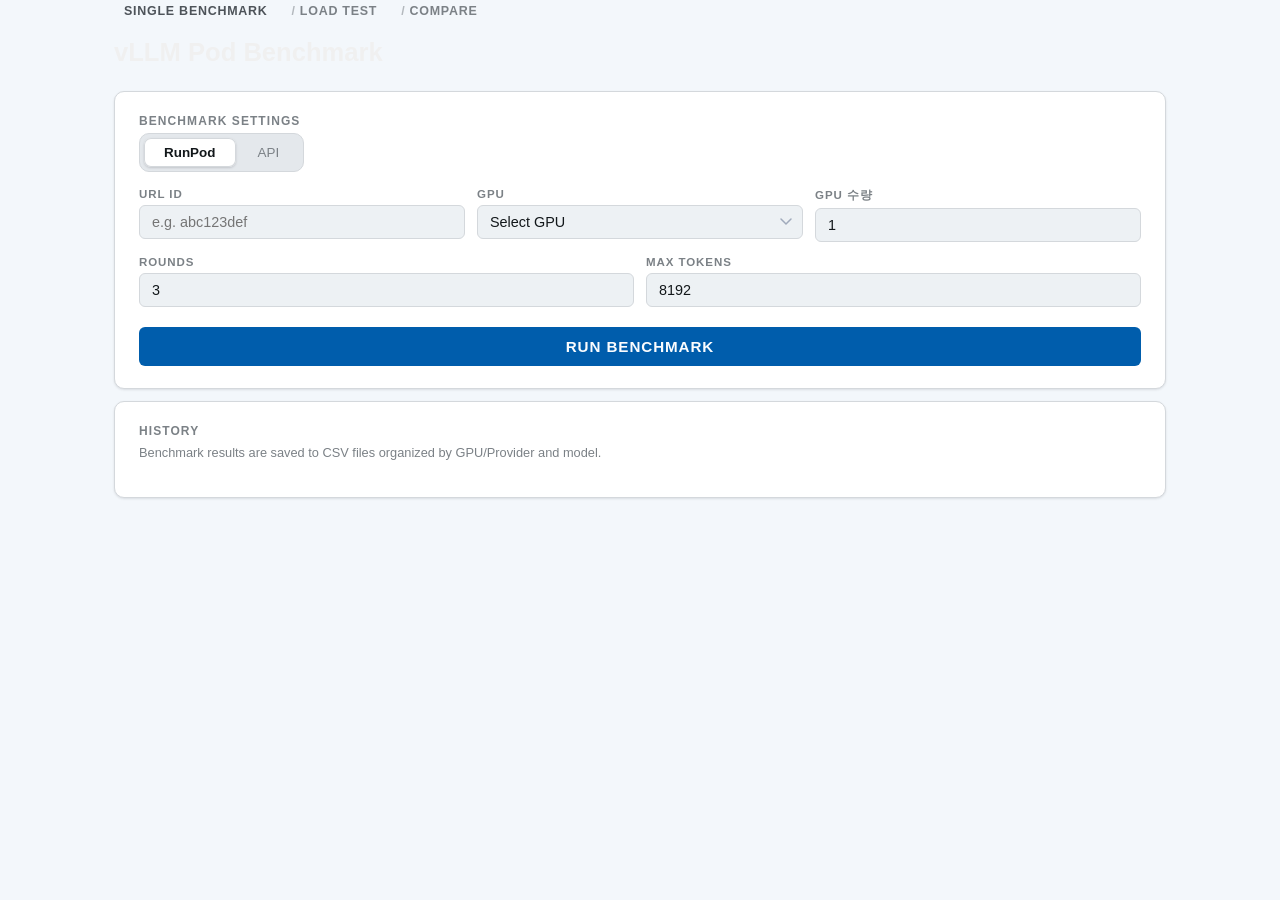
<file: front/benchmark.html>
<!DOCTYPE html>
<html lang="ko">
<head>
  <meta charset="UTF-8">
  <meta name="viewport" content="width=device-width, initial-scale=1.0">
  <title>vLLM Benchmark</title>
  <link rel="stylesheet" href="benchmark.css">
  <link rel="stylesheet" href="loadtest.css">
</head>
<body>
  <div class="container">
    <nav class="page-nav">
      <span class="nav-active">Single Benchmark</span>
      <a href="loadtest.html">Load Test</a>
      <a href="compare.html">Compare</a>
    </nav>
    <h1>vLLM Pod Benchmark</h1>

    <!-- Input Form -->
    <section class="card form-card">
      <h2>Benchmark Settings</h2>
      <form id="benchmarkForm">
        <!-- Mode Toggle -->
        <div class="mode-toggle">
          <button type="button" class="mode-btn active" data-mode="runpod">RunPod</button>
          <button type="button" class="mode-btn" data-mode="api">API</button>
        </div>
        <input type="hidden" id="mode" value="runpod">

        <!-- RunPod Fields -->
        <div id="runpodFields">
          <div class="form-row">
            <div class="form-group">
              <label for="urlId">URL ID</label>
              <input type="text" id="urlId" placeholder="e.g. abc123def">
            </div>
            <div class="form-group">
              <label for="gpu">GPU</label>
              <select id="gpu">
                <option value="">Select GPU</option>
                <option value="A100">A100</option>
                <option value="H100">H100</option>
                <option value="A40">A40</option>
                <option value="L40">L40</option>
                <option value="L40S">L40S</option>
                <option value="RTX5090">RTX 5090</option>
                <option value="RTX4090">RTX 4090</option>
                <option value="RTX3090">RTX 3090</option>
              </select>
            </div>
            <div class="form-group">
              <label for="gpuCount">GPU 수량</label>
              <input type="number" id="gpuCount" value="1" min="1" max="16">
            </div>
          </div>
        </div>

        <!-- API Fields -->
        <div id="apiFields" class="hidden">
          <div class="form-row">
            <div class="form-group">
              <label for="provider">Provider</label>
              <select id="provider">
                <option value="OpenAI">OpenAI</option>
                <option value="Google">Google</option>
                <option value="Custom">Custom</option>
              </select>
            </div>
            <div class="form-group">
              <label for="apiModel">Model</label>
              <input type="text" id="apiModel" placeholder="e.g. gpt-4.1">
            </div>
          </div>
          <div class="form-row">
            <div class="form-group">
              <label for="apiBase">API Base URL</label>
              <input type="text" id="apiBase" placeholder="https://api.openai.com">
            </div>
            <div class="form-group">
              <label for="apiKey">API Key</label>
              <input type="password" id="apiKey" placeholder="sk-...">
            </div>
          </div>
        </div>

        <!-- Common Fields -->
        <div class="form-row">
          <div class="form-group">
            <label for="rounds">Rounds</label>
            <input type="number" id="rounds" value="3" min="1" max="20">
          </div>
          <div class="form-group">
            <label for="maxTokens">Max Tokens</label>
            <input type="number" id="maxTokens" value="8192" min="1" max="16384">
          </div>
        </div>
        <button type="submit" id="runBtn">Run Benchmark</button>
      </form>
    </section>

    <!-- Status -->
    <section class="card status-card hidden" id="statusCard">
      <div class="status-content">
        <div class="spinner"></div>
        <span id="statusText">Running benchmark...</span>
      </div>
      <div class="progress-wrap hidden" id="progressWrap">
        <div class="progress-bar">
          <div class="progress-fill" id="progressFill"></div>
        </div>
        <div class="progress-label" id="progressLabel">0 / 0</div>
      </div>
      <div class="live-rounds hidden" id="liveRounds"></div>
    </section>

    <!-- Summary -->
    <section class="card result-card hidden" id="summaryCard">
      <h2>Summary</h2>
      <div class="summary-info" id="summaryInfo"></div>
      <div class="metric-grid" id="summaryMetrics"></div>
    </section>

    <!-- Round Details -->
    <section class="card result-card hidden" id="roundsCard">
      <h2>Round Details</h2>
      <table id="roundsTable">
        <thead>
          <tr>
            <th>Round</th>
            <th>TTFT (s)</th>
            <th>TPS</th>
            <th>Tokens</th>
            <th>Total (s)</th>
          </tr>
        </thead>
        <tbody id="roundsBody"></tbody>
      </table>
    </section>

    <!-- History -->
    <section class="card history-card">
      <h2>History</h2>
      <p class="history-hint">Benchmark results are saved to CSV files organized by GPU/Provider and model.</p>
      <div id="historyList"></div>
    </section>
  </div>

  <script src="benchmark.js"></script>
</body>
</html>
</file>
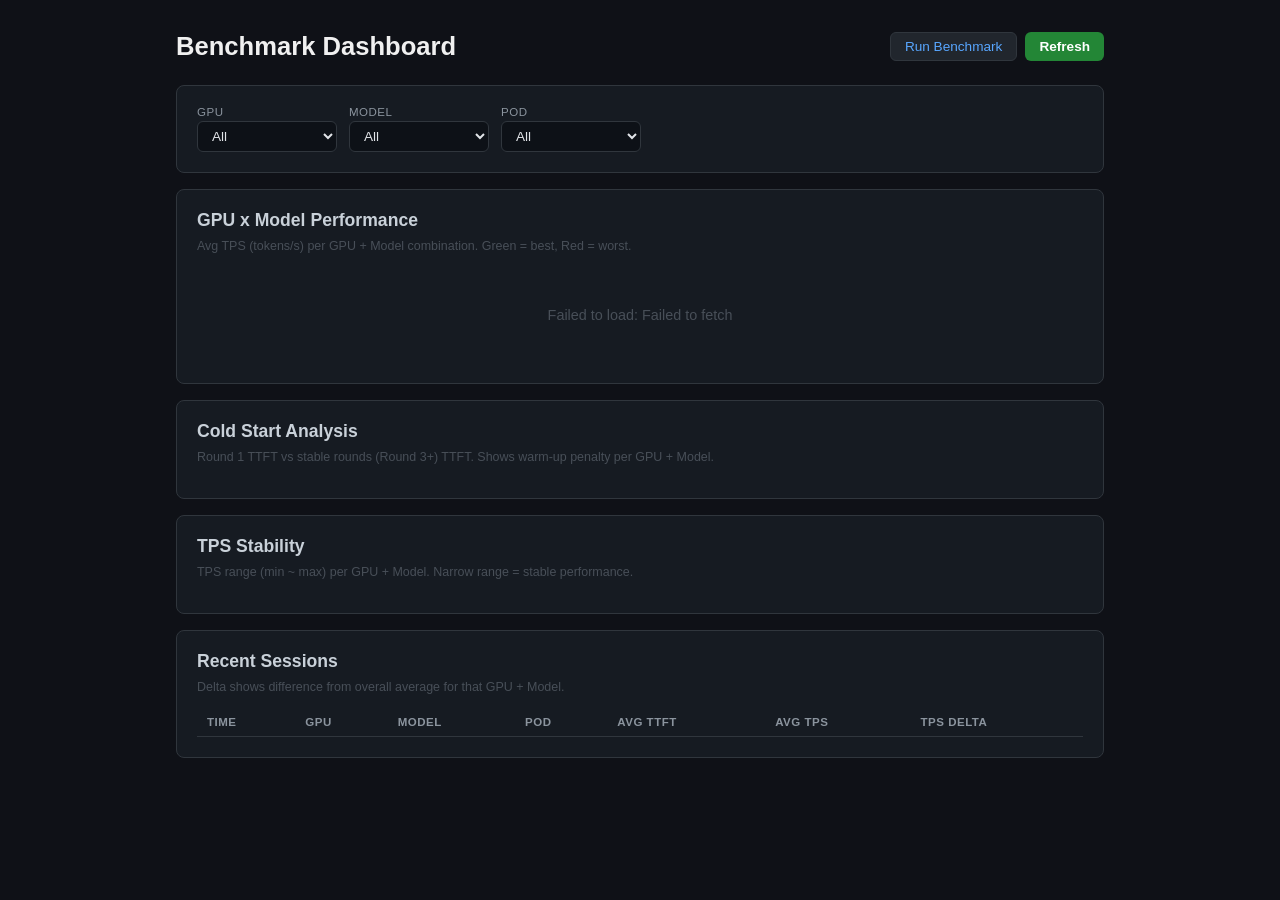
<file: front/dashboard.html>
<!DOCTYPE html>
<html lang="ko">
<head>
  <meta charset="UTF-8">
  <meta name="viewport" content="width=device-width, initial-scale=1.0">
  <title>Benchmark Dashboard</title>
  <link rel="stylesheet" href="dashboard.css">
</head>
<body>
  <div class="container">
    <header>
      <h1>Benchmark Dashboard</h1>
      <div class="header-actions">
        <a href="benchmark.html" class="btn-link">Run Benchmark</a>
        <button id="refreshBtn" class="btn-refresh">Refresh</button>
      </div>
    </header>

    <!-- Filters -->
    <section class="card filter-bar">
      <div class="filter-group">
        <label>GPU</label>
        <select id="filterGpu"><option value="">All</option></select>
      </div>
      <div class="filter-group">
        <label>Model</label>
        <select id="filterModel"><option value="">All</option></select>
      </div>
      <div class="filter-group">
        <label>Pod</label>
        <select id="filterPod"><option value="">All</option></select>
      </div>
    </section>

    <!-- GPU x Model Matrix -->
    <section class="card">
      <h2>GPU x Model Performance</h2>
      <p class="hint">Avg TPS (tokens/s) per GPU + Model combination. Green = best, Red = worst.</p>
      <div class="table-wrap" id="matrixWrap"></div>
    </section>

    <!-- Cold Start Analysis -->
    <section class="card">
      <h2>Cold Start Analysis</h2>
      <p class="hint">Round 1 TTFT vs stable rounds (Round 3+) TTFT. Shows warm-up penalty per GPU + Model.</p>
      <div id="coldStartChart"></div>
    </section>

    <!-- Stability -->
    <section class="card">
      <h2>TPS Stability</h2>
      <p class="hint">TPS range (min ~ max) per GPU + Model. Narrow range = stable performance.</p>
      <div id="stabilityChart"></div>
    </section>

    <!-- Recent Sessions -->
    <section class="card">
      <h2>Recent Sessions</h2>
      <p class="hint">Delta shows difference from overall average for that GPU + Model.</p>
      <div class="table-wrap table-scroll">
        <table>
          <thead>
            <tr>
              <th>Time</th>
              <th>GPU</th>
              <th>Model</th>
              <th>Pod</th>
              <th>Avg TTFT</th>
              <th>Avg TPS</th>
              <th>TPS Delta</th>
            </tr>
          </thead>
          <tbody id="sessionsBody"></tbody>
        </table>
      </div>
    </section>
  </div>

  <script src="dashboard.js"></script>
</body>
</html>
</file>
<file: front/benchmark.css>
* {
  margin: 0;
  padding: 0;
  box-sizing: border-box;
}

body {
  font-family: -apple-system, BlinkMacSystemFont, "Segoe UI", Roboto, sans-serif;
  background: #0f1117;
  color: #e1e4e8;
  min-height: 100vh;
}

.container {
  max-width: 720px;
  margin: 0 auto;
  padding: 32px 16px;
}

h1 {
  font-size: 1.6rem;
  font-weight: 700;
  margin-bottom: 24px;
  color: #f0f0f0;
}

h2 {
  font-size: 1.1rem;
  font-weight: 600;
  margin-bottom: 16px;
  color: #c9d1d9;
}

/* Card */
.card {
  background: #161b22;
  border: 1px solid #30363d;
  border-radius: 8px;
  padding: 20px;
  margin-bottom: 16px;
}

/* Form */
.form-row {
  display: flex;
  gap: 12px;
  margin-bottom: 12px;
}

.form-group {
  flex: 1;
  display: flex;
  flex-direction: column;
}

.form-group label {
  font-size: 0.8rem;
  font-weight: 500;
  color: #8b949e;
  margin-bottom: 4px;
  text-transform: uppercase;
  letter-spacing: 0.5px;
}

.form-group input,
.form-group select {
  background: #0d1117;
  border: 1px solid #30363d;
  border-radius: 6px;
  padding: 8px 12px;
  color: #e1e4e8;
  font-size: 0.9rem;
  outline: none;
  transition: border-color 0.2s;
}

.form-group input:focus,
.form-group select:focus {
  border-color: #58a6ff;
}

.form-group select option {
  background: #0d1117;
}

/* Mode Toggle */
.mode-toggle {
  display: flex;
  gap: 0;
  margin-bottom: 14px;
  border: 1px solid #30363d;
  border-radius: 6px;
  overflow: hidden;
}

.mode-btn {
  flex: 1;
  padding: 8px 0;
  background: #0d1117;
  border: none;
  color: #8b949e;
  font-size: 0.85rem;
  font-weight: 600;
  cursor: pointer;
  transition: background 0.2s, color 0.2s;
}

.mode-btn + .mode-btn {
  border-left: 1px solid #30363d;
}

.mode-btn.active {
  background: #58a6ff;
  color: #fff;
}

.mode-btn:hover:not(.active) {
  background: #161b22;
}

button[type="submit"] {
  width: 100%;
  padding: 10px;
  background: #238636;
  color: #fff;
  border: none;
  border-radius: 6px;
  font-size: 0.95rem;
  font-weight: 600;
  cursor: pointer;
  margin-top: 4px;
  transition: background 0.2s;
}

button[type="submit"]:hover {
  background: #2ea043;
}

button[type="submit"]:disabled {
  background: #21262d;
  color: #484f58;
  cursor: not-allowed;
}

/* Status */
.status-card {
  border-color: #58a6ff;
}

.status-content {
  display: flex;
  align-items: center;
  gap: 12px;
}

.spinner {
  width: 20px;
  height: 20px;
  border: 3px solid #30363d;
  border-top-color: #58a6ff;
  border-radius: 50%;
  animation: spin 0.8s linear infinite;
}

@keyframes spin {
  to { transform: rotate(360deg); }
}

#statusText {
  font-size: 0.9rem;
  color: #8b949e;
}

/* Progress */
.progress-wrap {
  margin-top: 12px;
}

.progress-bar {
  height: 8px;
  background: #21262d;
  border-radius: 4px;
  overflow: hidden;
}

.progress-fill {
  height: 100%;
  width: 0%;
  background: #58a6ff;
  border-radius: 4px;
  transition: width 0.3s ease;
}

.progress-label {
  font-size: 0.78rem;
  color: #8b949e;
  margin-top: 4px;
  text-align: right;
}

.live-rounds {
  margin-top: 10px;
  display: flex;
  flex-direction: column;
  gap: 4px;
  max-height: 240px;
  overflow-y: auto;
}

.live-round {
  display: flex;
  justify-content: space-between;
  padding: 6px 10px;
  background: #0d1117;
  border-radius: 4px;
  font-size: 0.8rem;
  font-variant-numeric: tabular-nums;
  animation: fadeIn 0.3s ease;
}

.live-round .round-num {
  color: #8b949e;
  min-width: 60px;
}

.live-round .round-stats {
  display: flex;
  gap: 14px;
  color: #c9d1d9;
}

.live-round .round-stats span {
  color: #8b949e;
}

.live-round .round-stats .val {
  color: #e1e4e8;
  font-weight: 600;
}

.live-round.failed {
  color: #f85149;
}

@keyframes fadeIn {
  from { opacity: 0; transform: translateY(-4px); }
  to { opacity: 1; transform: translateY(0); }
}

/* Summary */
.summary-info {
  display: flex;
  gap: 8px;
  flex-wrap: wrap;
  margin-bottom: 16px;
}

.summary-tag {
  background: #21262d;
  border: 1px solid #30363d;
  border-radius: 16px;
  padding: 4px 12px;
  font-size: 0.78rem;
  color: #8b949e;
}

.summary-tag strong {
  color: #c9d1d9;
}

.summary-tag.tag-new {
  background: #1a3a2a;
  border-color: #238636;
  color: #3fb950;
  font-weight: 600;
}

.summary-tag.tag-existing {
  background: #1a2a3a;
  border-color: #1f6feb;
  color: #58a6ff;
  font-weight: 600;
}

.metric-grid {
  display: grid;
  grid-template-columns: repeat(3, 1fr);
  gap: 12px;
}

.metric-box {
  background: #0d1117;
  border: 1px solid #30363d;
  border-radius: 8px;
  padding: 16px;
  text-align: center;
}

.metric-box .value {
  font-size: 1.5rem;
  font-weight: 700;
  color: #f0f0f0;
}

.metric-box .label {
  font-size: 0.75rem;
  color: #8b949e;
  margin-top: 4px;
  text-transform: uppercase;
  letter-spacing: 0.5px;
}

.metric-box.highlight-green .value { color: #3fb950; }
.metric-box.highlight-blue .value { color: #58a6ff; }
.metric-box.highlight-yellow .value { color: #d29922; }

/* Table */
table {
  width: 100%;
  border-collapse: collapse;
}

thead th {
  text-align: left;
  font-size: 0.75rem;
  font-weight: 600;
  color: #8b949e;
  text-transform: uppercase;
  letter-spacing: 0.5px;
  padding: 8px 12px;
  border-bottom: 1px solid #30363d;
}

tbody td {
  padding: 10px 12px;
  font-size: 0.9rem;
  border-bottom: 1px solid #21262d;
  font-variant-numeric: tabular-nums;
}

tbody tr:last-child td {
  border-bottom: none;
}

/* History */
.history-hint {
  font-size: 0.82rem;
  color: #484f58;
  margin-bottom: 12px;
}

.history-item {
  display: flex;
  justify-content: space-between;
  align-items: center;
  padding: 10px 12px;
  background: #0d1117;
  border: 1px solid #30363d;
  border-radius: 6px;
  margin-bottom: 8px;
  font-size: 0.85rem;
}

.history-item .meta {
  color: #8b949e;
}

.history-item .meta strong {
  color: #c9d1d9;
}

.history-badge {
  display: inline-block;
  font-size: 0.65rem;
  font-weight: 700;
  padding: 1px 6px;
  border-radius: 4px;
  margin-left: 6px;
  vertical-align: middle;
}

.history-badge.tag-new {
  background: #1a3a2a;
  color: #3fb950;
}

.history-badge.tag-existing {
  background: #1a2a3a;
  color: #58a6ff;
}

.history-pod-id {
  font-size: 0.75rem;
  color: #484f58;
  margin-left: 4px;
}

.history-item .stats {
  display: flex;
  gap: 16px;
  font-variant-numeric: tabular-nums;
}

.history-item .stats span {
  color: #8b949e;
}

.history-item .stats .val {
  color: #e1e4e8;
  font-weight: 600;
}

/* Error */
.error-card {
  border-color: #f85149;
}

.error-card .error-msg {
  color: #f85149;
  font-size: 0.9rem;
}

/* Utility */
.hidden {
  display: none;
}

/* Responsive */
@media (max-width: 600px) {
  .form-row {
    flex-direction: column;
  }
  .metric-grid {
    grid-template-columns: 1fr;
  }
  .history-item {
    flex-direction: column;
    align-items: flex-start;
    gap: 6px;
  }
}
</file>
<file: front/loadtest.css>
/* ═══════════════════════════════════════════════════════════════════
   loadtest.css — Load Test + Benchmark pages shared styles
   Design: Precision instrument / research report — light theme
   Overrides dark styles from benchmark.css.
   ═══════════════════════════════════════════════════════════════════ */

/* ── Root variables ──────────────────────────────────────────────── */
:root {
  --c-base:      oklch(97.5% 0.006 245);
  --c-surface:   oklch(100%  0     0);
  --c-surface2:  oklch(95.5% 0.006 245);
  --c-overlay:   oklch(93%   0.007 245);

  --c-border:    oklch(88%   0.007 245);
  --c-border2:   oklch(78%   0.009 245);

  --c-text-1:    oklch(20%   0.010 245);
  --c-text-2:    oklch(44%   0.012 245);
  --c-text-3:    oklch(60%   0.010 245);

  --c-accent:        oklch(47%   0.155 248);
  --c-accent-low:    oklch(47%   0.155 248 / 0.08);
  --c-accent-mid:    oklch(47%   0.155 248 / 0.20);
  --c-accent-hover:  oklch(42%   0.155 248);

  --c-good:    oklch(42%   0.140 155);
  --c-warn:    oklch(46%   0.130  65);
  --c-bad:     oklch(46%   0.175  25);
  --c-good-bg: oklch(96%   0.040 155);
  --c-warn-bg: oklch(97%   0.030  65);
  --c-bad-bg:  oklch(97%   0.040  25);

  --c-running:     oklch(47%   0.155 248);
  --c-running-bg:  oklch(47%   0.155 248 / 0.07);
  --c-done-bg:     oklch(42%   0.140 155 / 0.07);
  --c-failed-bg:   oklch(46%   0.175  25 / 0.07);

  --font-display: 'Barlow Condensed', 'Noto Sans KR', sans-serif;
  --font-body:    'Noto Sans KR', -apple-system, BlinkMacSystemFont, sans-serif;

  --r-sm: 4px;
  --r-md: 6px;
  --r-lg: 10px;

  --shadow-card:  0 1px 3px rgba(0, 10, 30, 0.07), 0 1px 2px rgba(0, 10, 30, 0.04);
  --shadow-modal: 0 24px 48px rgba(0, 10, 30, 0.14), 0 8px 20px rgba(0, 10, 30, 0.08);
}

/* ── Base overrides ──────────────────────────────────────────────── */
body {
  background: var(--c-base);
  font-family: var(--font-body);
  color: var(--c-text-1);
}

.container {
  max-width: 1100px;
  padding: 0 24px 72px;
}

/* ── Page header ─────────────────────────────────────────────────── */
.page-header {
  padding: 32px 0 24px;
  margin-bottom: 4px;
}

.page-nav {
  display: flex;
  align-items: center;
  gap: 0;
  margin-bottom: 16px;
  font-size: 0;
}

.page-nav a,
.page-nav .nav-active {
  font-family: var(--font-display);
  font-size: 0.78rem;
  font-weight: 600;
  letter-spacing: 0.06em;
  text-transform: uppercase;
  padding: 4px 10px;
  border-radius: var(--r-sm);
  text-decoration: none;
  transition: color 0.15s, background 0.15s;
}

.page-nav a {
  color: var(--c-text-3);
}

.page-nav a:hover {
  color: var(--c-text-2);
  background: var(--c-overlay);
  text-decoration: none;
}

.page-nav a + a::before,
.page-nav a + .nav-active::before,
.page-nav .nav-active + a::before {
  content: '/';
  margin: 0 4px;
  color: var(--c-border2);
  font-size: 0.78rem;
}

.page-nav .nav-active {
  color: var(--c-text-2);
  font-weight: 700;
}

.page-title-block {
  display: flex;
  align-items: baseline;
  gap: 14px;
}

.page-title-block h1 {
  font-family: var(--font-display);
  font-size: 2.1rem;
  font-weight: 700;
  letter-spacing: -0.01em;
  color: var(--c-text-1);
  margin: 0;
  line-height: 1;
}

.page-subtitle {
  font-size: 0.8rem;
  color: var(--c-text-3);
  font-weight: 400;
  letter-spacing: 0.02em;
}

/* ── Cards ───────────────────────────────────────────────────────── */
.card {
  background: var(--c-surface);
  border: 1px solid var(--c-border);
  border-radius: var(--r-lg);
  padding: 22px 24px;
  margin-bottom: 12px;
  box-shadow: var(--shadow-card);
}

.card-head {
  margin-bottom: 18px;
}

.card-head h2,
.card h2 {
  font-family: var(--font-display);
  font-size: 0.75rem;
  font-weight: 700;
  letter-spacing: 0.09em;
  text-transform: uppercase;
  color: var(--c-text-3);
  margin: 0 0 5px;
}

.card-desc {
  font-size: 0.8rem;
  color: var(--c-text-3);
  margin: 0;
  line-height: 1.6;
}

/* ── Form ────────────────────────────────────────────────────────── */
.form-row {
  display: flex;
  gap: 12px;
  margin-bottom: 14px;
}

.form-group {
  flex: 1;
  display: flex;
  flex-direction: column;
}

.form-group--narrow {
  flex: 0 0 100px;
}

.form-group label {
  font-family: var(--font-display);
  font-size: 0.72rem;
  font-weight: 700;
  color: var(--c-text-3);
  margin-bottom: 5px;
  text-transform: uppercase;
  letter-spacing: 0.08em;
}

.form-group input,
.form-group select {
  background: var(--c-surface2);
  border: 1px solid var(--c-border);
  border-radius: var(--r-md);
  padding: 8px 12px;
  color: var(--c-text-1);
  font-family: var(--font-body);
  font-size: 0.9rem;
  outline: none;
  transition: border-color 0.15s, box-shadow 0.15s;
}

.form-group select {
  -webkit-appearance: none;
  appearance: none;
  background-image: url("data:image/svg+xml,%3Csvg xmlns='http://www.w3.org/2000/svg' width='12' height='8' viewBox='0 0 12 8'%3E%3Cpath d='M1 1l5 5 5-5' stroke='%23a0aabb' stroke-width='1.5' fill='none' stroke-linecap='round'/%3E%3C/svg%3E");
  background-repeat: no-repeat;
  background-position: right 10px center;
  padding-right: 28px;
}

.form-group select option {
  background: #1a2133;
  color: #e1e4e8;
}

.form-group input:focus,
.form-group select:focus {
  border-color: var(--c-accent);
  box-shadow: 0 0 0 3px var(--c-accent-low);
}

/* ── Mode toggle (pill style) ────────────────────────────────────── */
.mode-toggle {
  display: flex;
  gap: 2px;
  margin-bottom: 16px;
  background: var(--c-overlay);
  border: 1px solid var(--c-border);
  border-radius: var(--r-lg);
  padding: 4px;
  width: fit-content;
}

.mode-btn {
  padding: 7px 20px;
  background: none;
  border: none;
  border-radius: 7px;
  color: var(--c-text-3);
  font-family: var(--font-body);
  font-size: 0.84rem;
  font-weight: 500;
  cursor: pointer;
  transition: color 0.15s, background 0.15s, box-shadow 0.15s;
}

.mode-btn + .mode-btn {
  border-left: none;
}

.mode-btn:hover:not(.active) {
  color: var(--c-text-2);
  background: var(--c-surface2);
}

.mode-btn.active {
  background: var(--c-surface);
  color: var(--c-text-1);
  font-weight: 700;
  box-shadow: 0 1px 3px rgba(0, 10, 30, 0.10), 0 1px 2px rgba(0, 10, 30, 0.06),
              inset 0 0 0 1px var(--c-border);
}

/* ── Step presets (chips) ────────────────────────────────────────── */
.step-presets {
  display: flex;
  gap: 6px;
  flex-wrap: wrap;
  margin-top: 6px;
}

.step-btn {
  padding: 6px 14px;
  background: var(--c-surface2);
  border: 1px solid var(--c-border);
  border-radius: 20px;
  color: var(--c-text-3);
  font-family: var(--font-display);
  font-size: 0.78rem;
  font-weight: 600;
  letter-spacing: 0.03em;
  cursor: pointer;
  transition: border-color 0.15s, background 0.15s, color 0.15s;
  white-space: nowrap;
}

.step-btn.active {
  background: var(--c-accent-low);
  border-color: var(--c-accent-mid);
  color: var(--c-accent);
}

.step-btn:hover:not(.active) {
  border-color: var(--c-border2);
  color: var(--c-text-2);
  background: var(--c-overlay);
}

/* ── Run button ──────────────────────────────────────────────────── */
button[type="submit"] {
  width: 100%;
  padding: 11px;
  background: var(--c-accent);
  color: oklch(99% 0.003 245);
  border: none;
  border-radius: var(--r-md);
  font-family: var(--font-display);
  font-size: 0.95rem;
  font-weight: 700;
  letter-spacing: 0.06em;
  text-transform: uppercase;
  cursor: pointer;
  margin-top: 6px;
  transition: background 0.15s;
}

button[type="submit"]:hover {
  background: var(--c-accent-hover);
}

button[type="submit"]:disabled {
  background: var(--c-surface2);
  color: var(--c-text-3);
  cursor: not-allowed;
}

/* ── Progress panel ──────────────────────────────────────────────── */
.progress-panel {
  background: var(--c-surface);
  border-color: var(--c-accent-mid);
}

.progress-header {
  margin-bottom: 16px;
}

.step-indicator {
  font-family: var(--font-display);
  font-size: 1.3rem;
  font-weight: 700;
  color: var(--c-text-1);
  letter-spacing: -0.01em;
  margin-bottom: 10px;
  line-height: 1.2;
}

.progress-bar-wrap {
  /* container for the bar */
}

.progress-bar {
  height: 6px;
  background: var(--c-surface2);
  border-radius: 3px;
  overflow: hidden;
  border: 1px solid var(--c-border);
}

.progress-fill {
  height: 100%;
  width: 0%;
  background: var(--c-accent);
  border-radius: 3px;
  transition: width 0.4s cubic-bezier(0.4, 0, 0.2, 1);
}

/* Override the spinner from benchmark.css for light mode */
.spinner {
  border-color: var(--c-border2);
  border-top-color: var(--c-accent);
}

/* ── User cards ──────────────────────────────────────────────────── */
.user-cards {
  display: grid;
  grid-template-columns: repeat(auto-fill, minmax(170px, 1fr));
  gap: 8px;
  margin-top: 16px;
}

.user-card {
  background: var(--c-surface2);
  border: 1px solid var(--c-border);
  border-radius: var(--r-md);
  padding: 10px 12px;
  font-size: 0.82rem;
  transition: border-color 0.25s, background 0.25s;
}

.user-card.running {
  border-color: oklch(47% 0.155 248 / 0.4);
  background: var(--c-running-bg);
}

.user-card.done {
  border-color: oklch(42% 0.140 155 / 0.4);
  background: var(--c-done-bg);
}

.user-card.failed {
  border-color: oklch(46% 0.175 25 / 0.4);
  background: var(--c-failed-bg);
}

.user-card .user-label {
  font-family: var(--font-display);
  font-size: 0.7rem;
  font-weight: 700;
  text-transform: uppercase;
  letter-spacing: 0.08em;
  color: var(--c-text-3);
  margin-bottom: 5px;
}

.user-card .user-metrics {
  display: flex;
  flex-direction: column;
  gap: 2px;
  color: var(--c-text-3);
  font-variant-numeric: tabular-nums;
  font-size: 0.8rem;
}

.user-card .metric-val {
  color: var(--c-text-1);
  font-family: var(--font-display);
  font-weight: 700;
  font-size: 0.88rem;
}

.user-card .running-indicator {
  display: flex;
  align-items: center;
  gap: 8px;
  color: var(--c-accent);
  font-size: 0.8rem;
}

/* ── Step summary strip ──────────────────────────────────────────── */
.step-summary {
  margin-top: 14px;
  padding: 10px 14px;
  background: var(--c-surface2);
  border: 1px solid var(--c-border);
  border-radius: var(--r-md);
  font-size: 0.84rem;
  color: var(--c-text-3);
  display: flex;
  gap: 20px;
  flex-wrap: wrap;
  font-variant-numeric: tabular-nums;
}

.step-summary .s-val {
  font-family: var(--font-display);
  font-size: 0.95rem;
  font-weight: 700;
  color: var(--c-good);
}

/* ── Charts (1-column per row, clickable) ────────────────────────── */
.chart-grid {
  display: grid;
  grid-template-columns: 1fr;
  gap: 12px;
  margin-bottom: 0;
}

.chart-wrap {
  position: relative;
  background: var(--c-surface2);
  border: 1px solid var(--c-border);
  border-radius: var(--r-md);
  padding: 14px 16px;
  cursor: pointer;
  transition: border-color 0.15s, box-shadow 0.15s;
}

.chart-wrap:hover {
  border-color: var(--c-border2);
  box-shadow: 0 2px 8px rgba(0, 10, 30, 0.08);
}

.chart-wrap::after {
  content: '⤢';
  position: absolute;
  top: 9px;
  right: 11px;
  font-size: 0.85rem;
  color: var(--c-border2);
  opacity: 0;
  transition: opacity 0.15s;
  pointer-events: none;
  line-height: 1;
}

.chart-wrap:hover::after {
  opacity: 1;
}

.chart-wrap h3 {
  font-family: var(--font-display);
  font-size: 0.7rem;
  font-weight: 700;
  color: var(--c-text-3);
  text-transform: uppercase;
  letter-spacing: 0.09em;
  margin: 0 0 10px;
  padding-right: 18px;
}

.chart-wrap canvas {
  display: block;
  width: 100% !important;
  height: 220px !important;
}

/* ── Section label ───────────────────────────────────────────────── */
.section-label {
  font-family: var(--font-display);
  font-size: 0.7rem;
  font-weight: 700;
  color: var(--c-text-3);
  text-transform: uppercase;
  letter-spacing: 0.09em;
  margin: 20px 0 8px;
}

/* ── Tables ──────────────────────────────────────────────────────── */
.table-wrap {
  overflow-x: auto;
  border-radius: var(--r-md);
  border: 1px solid var(--c-border);
}

table {
  width: 100%;
  border-collapse: collapse;
}

thead th {
  font-family: var(--font-display);
  font-size: 0.7rem;
  font-weight: 700;
  color: var(--c-text-3);
  text-transform: uppercase;
  letter-spacing: 0.08em;
  padding: 10px 14px;
  text-align: left;
  background: var(--c-surface2);
  border-bottom: 1px solid var(--c-border);
  white-space: nowrap;
}

tbody tr {
  border-bottom: 1px solid var(--c-border);
  transition: background 0.1s;
}

tbody tr:last-child {
  border-bottom: none;
}

tbody tr:nth-child(even) {
  background: oklch(97% 0.004 245);
}

tbody tr:hover {
  background: var(--c-overlay) !important;
}

tbody td {
  padding: 9px 14px;
  font-size: 0.86rem;
  color: var(--c-text-2);
  font-variant-numeric: tabular-nums;
}

/* ── History section ─────────────────────────────────────────────── */
.history-detail {
  margin-top: 20px;
  padding-top: 20px;
  border-top: 1px solid var(--c-border);
}

.history-detail-header {
  font-family: var(--font-display);
  font-size: 1rem;
  font-weight: 700;
  color: var(--c-text-1);
  letter-spacing: 0.02em;
  padding: 0 0 14px;
  margin-bottom: 16px;
  border-bottom: 1px solid var(--c-border);
}

#historyTable tr.history-row {
  cursor: pointer;
}

#historyTable tr.history-row.selected {
  background: var(--c-accent-low) !important;
  outline: 1px solid var(--c-accent-mid);
  outline-offset: -1px;
}

/* ── Budget section ──────────────────────────────────────────────── */
.budget-form {
  margin-bottom: 4px;
}

.model-checkboxes {
  display: flex;
  flex-wrap: wrap;
  gap: 6px;
  margin-top: 6px;
}

.model-checkbox-item {
  display: flex;
  align-items: center;
  gap: 6px;
  background: var(--c-surface2);
  border: 1px solid var(--c-border);
  border-radius: var(--r-sm);
  padding: 6px 12px;
  font-family: var(--font-body);
  font-size: 0.82rem;
  color: var(--c-text-2);
  cursor: pointer;
  user-select: none;
  transition: border-color 0.15s, background 0.15s;
}

.model-checkbox-item:hover {
  border-color: var(--c-border2);
  background: var(--c-overlay);
}

.model-checkbox-item input[type="checkbox"] {
  accent-color: var(--c-accent);
  cursor: pointer;
  width: 13px;
  height: 13px;
  flex-shrink: 0;
}

.calc-btn {
  padding: 8px 20px;
  background: var(--c-accent);
  color: oklch(99% 0.003 245);
  border: none;
  border-radius: var(--r-md);
  font-family: var(--font-display);
  font-size: 0.85rem;
  font-weight: 700;
  letter-spacing: 0.06em;
  text-transform: uppercase;
  cursor: pointer;
  transition: background 0.15s;
  margin-top: 4px;
}

.calc-btn:hover {
  background: var(--c-accent-hover);
}

/* ── Empty / hint ────────────────────────────────────────────────── */
.empty-hint,
.history-hint {
  font-size: 0.8rem;
  color: var(--c-text-3);
  line-height: 1.6;
}

/* ── Chart expand modal ──────────────────────────────────────────── */
.chart-modal {
  position: fixed;
  inset: 0;
  z-index: 1000;
  display: flex;
  align-items: center;
  justify-content: center;
  opacity: 0;
  pointer-events: none;
  transition: opacity 0.2s ease;
}

.chart-modal.open {
  opacity: 1;
  pointer-events: all;
}

.chart-modal-backdrop {
  position: absolute;
  inset: 0;
  background: rgba(10, 18, 40, 0.38);
  backdrop-filter: blur(5px);
  -webkit-backdrop-filter: blur(5px);
}

.chart-modal-panel {
  position: relative;
  background: var(--c-surface);
  border: 1px solid var(--c-border);
  border-radius: 14px;
  padding: 24px 28px;
  width: min(880px, calc(100vw - 40px));
  box-shadow: var(--shadow-modal);
  transform: translateY(-10px) scale(0.98);
  transition: transform 0.22s cubic-bezier(0.16, 1, 0.3, 1);
}

.chart-modal.open .chart-modal-panel {
  transform: translateY(0) scale(1);
}

.chart-modal-header {
  display: flex;
  justify-content: space-between;
  align-items: center;
  margin-bottom: 20px;
}

.chart-modal-title {
  font-family: var(--font-display);
  font-size: 0.75rem;
  font-weight: 700;
  text-transform: uppercase;
  letter-spacing: 0.09em;
  color: var(--c-text-3);
}

.chart-modal-close {
  display: flex;
  align-items: center;
  justify-content: center;
  width: 28px;
  height: 28px;
  background: var(--c-surface2);
  border: 1px solid var(--c-border);
  border-radius: var(--r-sm);
  cursor: pointer;
  color: var(--c-text-2);
  font-size: 0.85rem;
  line-height: 1;
  transition: background 0.15s, border-color 0.15s, color 0.15s;
}

.chart-modal-close:hover {
  background: var(--c-overlay);
  border-color: var(--c-border2);
  color: var(--c-text-1);
}

.chart-modal-canvas-wrap {
  height: 420px;
}

.chart-modal-canvas-wrap canvas {
  width: 100% !important;
  height: 100% !important;
}

/* ── Responsive ──────────────────────────────────────────────────── */
@media (max-width: 700px) {
  .container { padding: 0 16px 56px; }
  .page-title-block { flex-direction: column; gap: 4px; }
  .form-row { flex-direction: column; }
  .form-group--narrow { flex: 1; }
  .chart-grid { grid-template-columns: 1fr; }
  .step-presets { flex-direction: column; }
  .user-cards { grid-template-columns: 1fr 1fr; }
  .step-summary { flex-direction: column; gap: 6px; }
  .chart-modal-canvas-wrap { height: 280px; }
  .mode-toggle { width: 100%; }
}
</file>
<file: front/dashboard.css>
* {
  margin: 0;
  padding: 0;
  box-sizing: border-box;
}

body {
  font-family: -apple-system, BlinkMacSystemFont, "Segoe UI", Roboto, sans-serif;
  background: #0f1117;
  color: #e1e4e8;
  min-height: 100vh;
}

.container {
  max-width: 960px;
  margin: 0 auto;
  padding: 32px 16px;
}

/* Header */
header {
  display: flex;
  justify-content: space-between;
  align-items: center;
  margin-bottom: 24px;
}

h1 {
  font-size: 1.6rem;
  font-weight: 700;
  color: #f0f0f0;
}

h2 {
  font-size: 1.1rem;
  font-weight: 600;
  margin-bottom: 8px;
  color: #c9d1d9;
}

.header-actions {
  display: flex;
  gap: 8px;
}

.btn-link {
  padding: 6px 14px;
  background: #21262d;
  border: 1px solid #30363d;
  border-radius: 6px;
  color: #58a6ff;
  text-decoration: none;
  font-size: 0.85rem;
  transition: background 0.2s;
}

.btn-link:hover {
  background: #30363d;
}

.btn-refresh {
  padding: 6px 14px;
  background: #238636;
  border: none;
  border-radius: 6px;
  color: #fff;
  font-size: 0.85rem;
  font-weight: 600;
  cursor: pointer;
  transition: background 0.2s;
}

.btn-refresh:hover {
  background: #2ea043;
}

/* Card */
.card {
  background: #161b22;
  border: 1px solid #30363d;
  border-radius: 8px;
  padding: 20px;
  margin-bottom: 16px;
}

.hint {
  font-size: 0.78rem;
  color: #484f58;
  margin-bottom: 14px;
}

/* Filter Bar */
.filter-bar {
  display: flex;
  gap: 12px;
  flex-wrap: wrap;
  align-items: flex-end;
}

.filter-group {
  display: flex;
  flex-direction: column;
  min-width: 140px;
}

.filter-group label {
  font-size: 0.72rem;
  font-weight: 500;
  color: #8b949e;
  margin-bottom: 3px;
  text-transform: uppercase;
  letter-spacing: 0.5px;
}

.filter-group select {
  background: #0d1117;
  border: 1px solid #30363d;
  border-radius: 6px;
  padding: 6px 10px;
  color: #e1e4e8;
  font-size: 0.85rem;
  outline: none;
}

.filter-group select:focus {
  border-color: #58a6ff;
}

.filter-group select option {
  background: #0d1117;
}

/* Table */
.table-wrap {
  overflow-x: auto;
}

.table-scroll {
  max-height: 400px;
  overflow-y: auto;
}

.table-scroll thead th {
  position: sticky;
  top: 0;
  z-index: 1;
}

table {
  width: 100%;
  border-collapse: collapse;
}

thead th {
  text-align: left;
  font-size: 0.72rem;
  font-weight: 600;
  color: #8b949e;
  text-transform: uppercase;
  letter-spacing: 0.5px;
  padding: 8px 10px;
  border-bottom: 1px solid #30363d;
  background: #161b22;
  white-space: nowrap;
}

tbody td {
  padding: 8px 10px;
  font-size: 0.82rem;
  border-bottom: 1px solid #21262d;
  font-variant-numeric: tabular-nums;
  white-space: nowrap;
}

tbody tr:last-child td {
  border-bottom: none;
}

tbody tr:hover {
  background: #1c2128;
}

/* ===== Matrix Table ===== */
.matrix-table {
  border-collapse: separate;
  border-spacing: 0;
}

.matrix-table th,
.matrix-table td {
  text-align: center;
  padding: 10px 14px;
  border: 1px solid #21262d;
}

.matrix-table thead th {
  background: #0d1117;
  border-bottom: 2px solid #30363d;
}

.matrix-table tbody th {
  background: #0d1117;
  color: #c9d1d9;
  font-weight: 600;
  font-size: 0.82rem;
  text-align: left;
  white-space: nowrap;
  border-right: 2px solid #30363d;
}

.matrix-cell {
  min-width: 100px;
}

.matrix-cell .tps {
  font-size: 1.1rem;
  font-weight: 700;
  font-variant-numeric: tabular-nums;
}

.matrix-cell .ttft {
  font-size: 0.72rem;
  color: #8b949e;
  margin-top: 2px;
}

.matrix-cell .sessions {
  font-size: 0.65rem;
  color: #484f58;
  margin-top: 1px;
}

.matrix-cell.best .tps { color: #3fb950; }
.matrix-cell.worst .tps { color: #f85149; }
.matrix-cell.mid .tps { color: #d29922; }
.matrix-cell.only .tps { color: #58a6ff; }
.matrix-cell.empty { color: #30363d; }

/* ===== Cold Start ===== */
.cold-start-list {
  display: flex;
  flex-direction: column;
  gap: 14px;
}

.cold-start-item {
  background: #0d1117;
  border: 1px solid #21262d;
  border-radius: 6px;
  padding: 14px;
}

.cold-start-header {
  font-size: 0.82rem;
  color: #8b949e;
  margin-bottom: 10px;
}

.cold-start-header strong {
  color: #c9d1d9;
}

.cold-start-bars {
  display: flex;
  gap: 12px;
  align-items: center;
  margin-bottom: 8px;
}

.cold-bar-group {
  flex: 1;
}

.cold-bar-label {
  font-size: 0.7rem;
  color: #8b949e;
  margin-bottom: 3px;
  text-transform: uppercase;
  letter-spacing: 0.3px;
}

.cold-bar-track {
  height: 22px;
  background: #161b22;
  border-radius: 4px;
  overflow: hidden;
  position: relative;
}

.cold-bar-fill {
  height: 100%;
  border-radius: 4px;
  display: flex;
  align-items: center;
  padding-left: 8px;
  font-size: 0.75rem;
  font-weight: 600;
  color: #fff;
  min-width: 50px;
  transition: width 0.4s ease;
}

.cold-bar-fill.round1 { background: #f85149; }
.cold-bar-fill.stable { background: #3fb950; }

.cold-start-ttft-flow {
  display: flex;
  align-items: flex-end;
  gap: 2px;
  height: 40px;
  margin-top: 6px;
}

.ttft-bar {
  flex: 1;
  min-width: 8px;
  max-width: 36px;
  border-radius: 2px 2px 0 0;
  transition: height 0.3s;
  position: relative;
}

.ttft-bar:hover::after {
  content: attr(data-tip);
  position: absolute;
  bottom: 100%;
  left: 50%;
  transform: translateX(-50%);
  background: #30363d;
  color: #e1e4e8;
  padding: 2px 6px;
  border-radius: 4px;
  font-size: 0.68rem;
  white-space: nowrap;
  pointer-events: none;
  z-index: 2;
}

.cold-start-improvement {
  font-size: 0.78rem;
  margin-top: 6px;
  color: #8b949e;
}

.cold-start-improvement .pct {
  font-weight: 700;
}

.cold-start-improvement .pct.good { color: #3fb950; }
.cold-start-improvement .pct.bad { color: #f85149; }

/* ===== Stability ===== */
.stability-list {
  display: flex;
  flex-direction: column;
  gap: 10px;
}

.stability-row {
  display: flex;
  align-items: center;
  gap: 10px;
}

.stability-label {
  min-width: 180px;
  font-size: 0.82rem;
  color: #c9d1d9;
  text-align: right;
  white-space: nowrap;
  overflow: hidden;
  text-overflow: ellipsis;
}

.stability-track {
  flex: 1;
  height: 20px;
  background: #0d1117;
  border-radius: 4px;
  position: relative;
}

.stability-range {
  position: absolute;
  height: 100%;
  background: #1f3a5f;
  border-radius: 4px;
  border: 1px solid #58a6ff;
}

.stability-avg {
  position: absolute;
  top: 0;
  width: 3px;
  height: 100%;
  background: #58a6ff;
  border-radius: 2px;
}

.stability-values {
  min-width: 160px;
  font-size: 0.78rem;
  font-variant-numeric: tabular-nums;
  color: #8b949e;
  white-space: nowrap;
}

.stability-values .avg-val {
  color: #58a6ff;
  font-weight: 600;
}

/* ===== Sessions Delta ===== */
.delta-positive {
  color: #3fb950;
  font-weight: 600;
}

.delta-negative {
  color: #f85149;
  font-weight: 600;
}

.delta-neutral {
  color: #8b949e;
}

/* Empty state */
.empty-state {
  text-align: center;
  padding: 40px 20px;
  color: #484f58;
  font-size: 0.9rem;
}

/* Responsive */
@media (max-width: 700px) {
  .filter-bar {
    flex-direction: column;
  }
  .stability-label {
    min-width: 100px;
    font-size: 0.75rem;
  }
  .cold-start-bars {
    flex-direction: column;
  }
}
</file>
